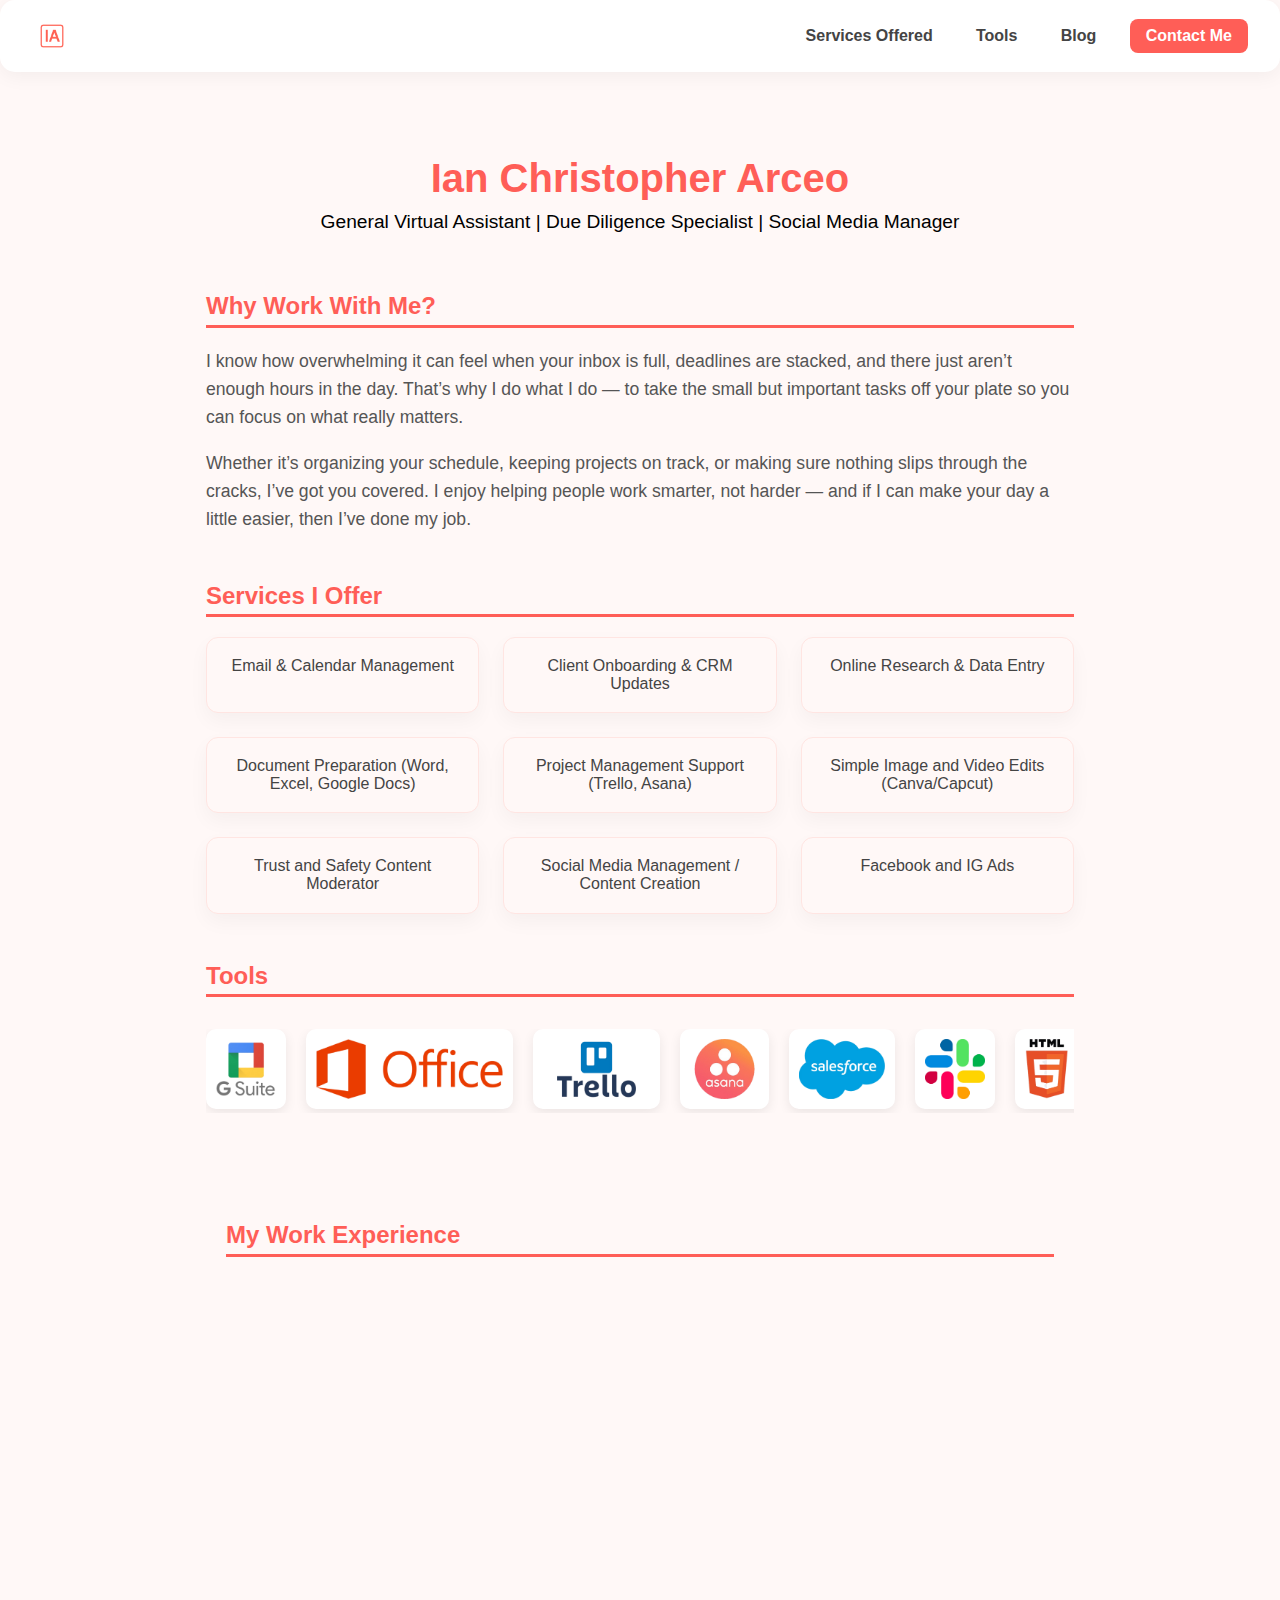
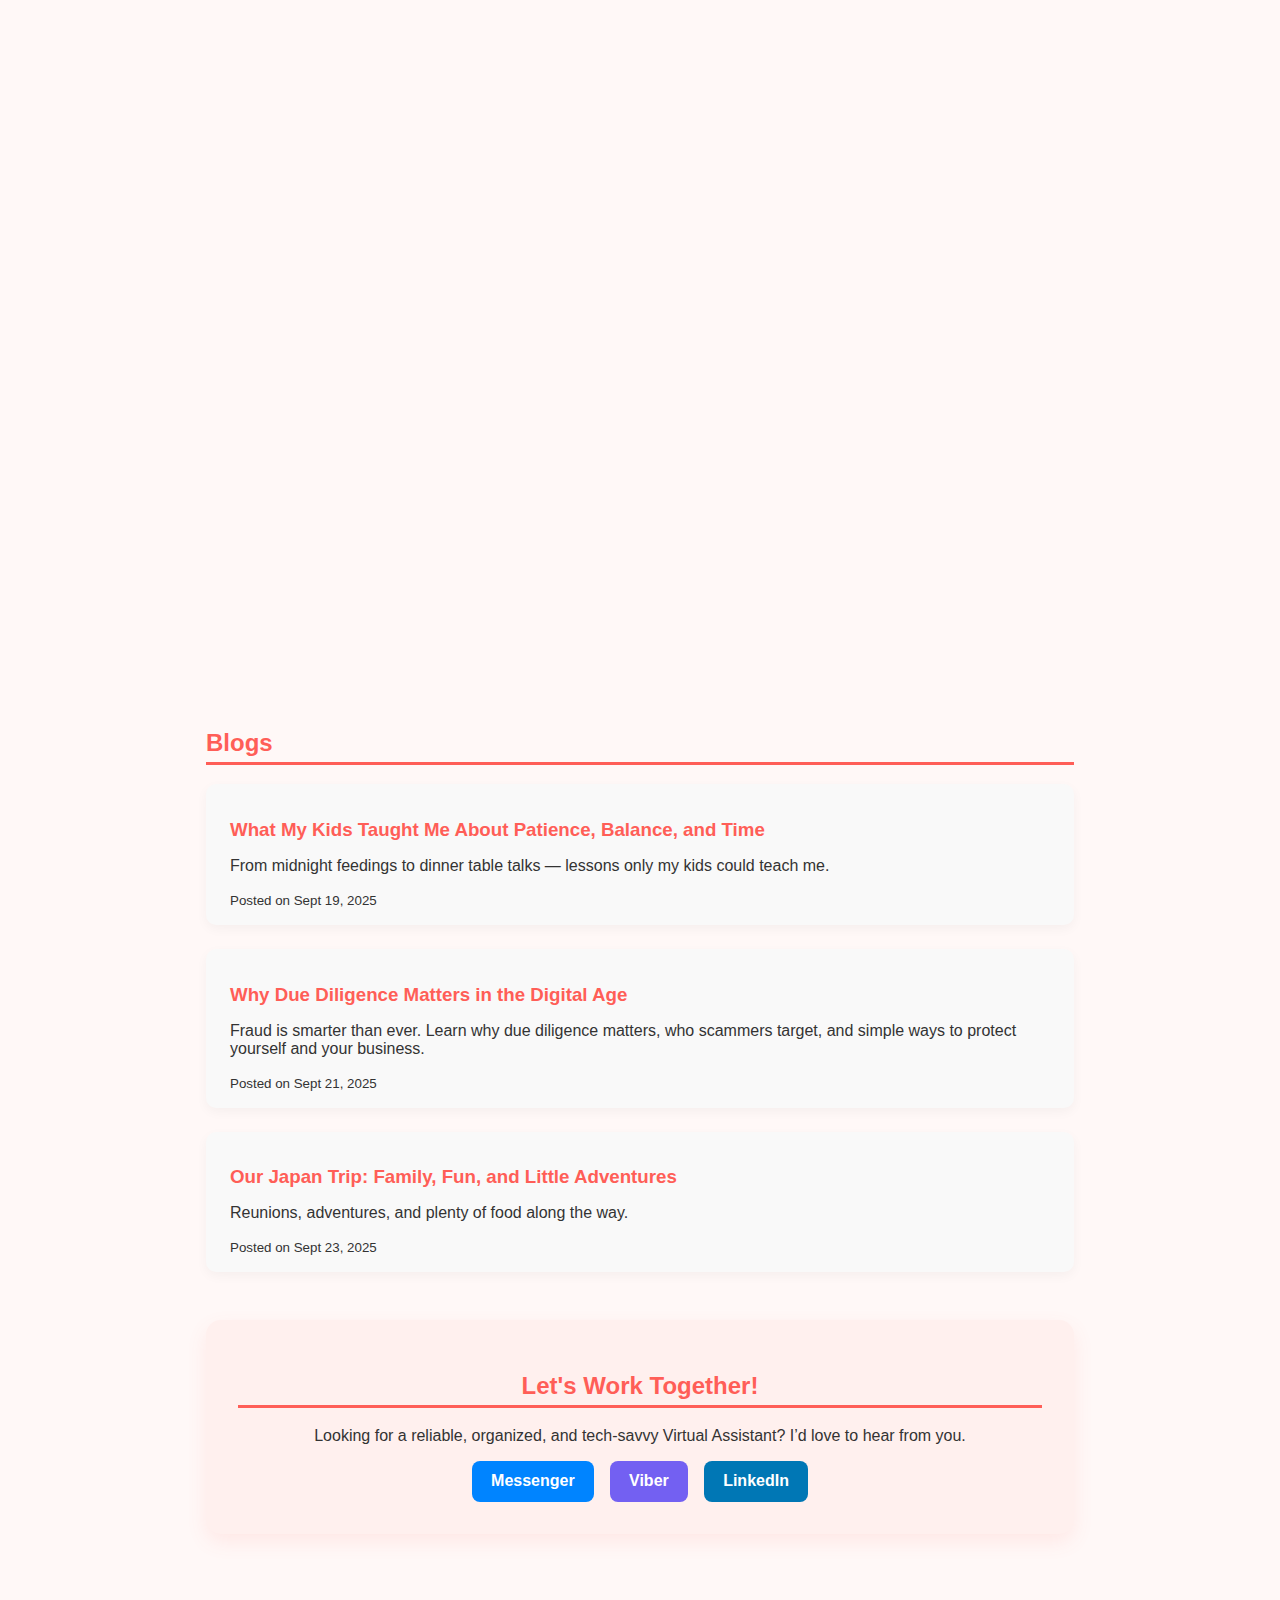
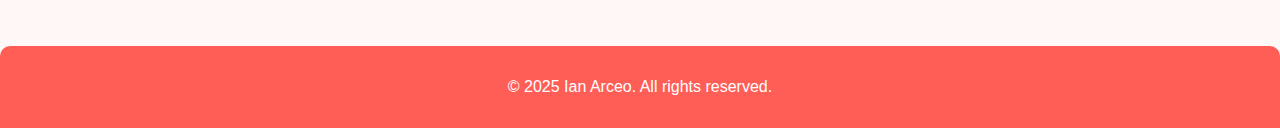
<file: index.html>
<!DOCTYPE html>
<html lang="en">
<head>
  <meta charset="UTF-8" />
  <meta name="viewport" content="width=device-width, initial-scale=1" />
  <title>Ian Cristopher Arceo | Virtual Assistant</title>
  <meta name="description" content="Virtual Assistant | AML/KYC Specialist | Fraud Detection Expert. Organized, reliable, and tech-savvy. Let's work together!">
  <link rel="stylesheet" href="styles.css" />
  <link rel="icon" type="image/png" href="images/logo 1.png">
</head>
<body>

  <!-- Navigation Bar -->
  <nav class="top-nav" aria-label="Main Navigation">
    <div class="nav-left">
      <img src="images/logo 1.png" alt="IA Logo" class="nav-logo">
    </div>
    <div class="nav-right">
      <a class="nav-link" href="#services">Services Offered</a>
      <a class="nav-link" href="#skills">Tools</a>
      <a class="nav-link" href="#blog">Blog</a>
      <a class="nav-link contact-link" href="#contact">Contact Me</a>
    </div>
  </nav>

  <div class="container">
    <!-- Header -->
    <header>
      <h1>Ian Christopher Arceo</h1>
      <p class="subtitle">General Virtual Assistant | Due Diligence Specialist | Social Media Manager</p>
    </header>

    <!-- About Section -->
<div class="section about-section">
    <h2>Why Work With Me?</h2>
    <p>
      I know how overwhelming it can feel when your inbox is full, deadlines are stacked, and there just aren’t enough hours in the day. 
      That’s why I do what I do — to take the small but important tasks off your plate so you can focus on what really matters.  
    </p>
    <p>
      Whether it’s organizing your schedule, keeping projects on track, or making sure nothing slips through the cracks, I’ve got you covered. 
      I enjoy helping people work smarter, not harder — and if I can make your day a little easier, then I’ve done my job.  
    </p>
  </div>

    <!-- Services Section -->
    <div id="services" class="section">
      <h2>Services I Offer</h2>
      <div class="services-grid">
        <div class="service-card">Email & Calendar Management</div>
        <div class="service-card">Client Onboarding & CRM Updates</div>
        <div class="service-card">Online Research & Data Entry</div>
        <div class="service-card">Document Preparation (Word, Excel, Google Docs)</div>
        <div class="service-card">Project Management Support (Trello, Asana)</div>
        <div class="service-card">Simple Image and Video Edits (Canva/Capcut)</div>
        <div class="service-card">Trust and Safety Content Moderator</div>
        <div class="service-card">Social Media Management / Content Creation</div>
        <div class="service-card">Facebook and IG Ads</div>
      </div>
    </div>

    <!-- Skills Section (Auto Carousel) -->
    <div id="skills" class="section">
      <h2>Tools</h2>
      <div class="carousel">
        <div class="carousel-track">
          <div class="carousel-item"><img src="images/gsuite logo.png" alt="Google Suite"></div>
          <div class="carousel-item"><img src="images/MS logo.png" alt="Microsoft Office"></div>
          <div class="carousel-item"><img src="images/trello logo.png" alt="Trello"></div>
          <div class="carousel-item"><img src="images/asana logo.png" alt="Asana"></div>
          <div class="carousel-item"><img src="images/salesforce logo.png" alt="Salesforce"></div>
          <div class="carousel-item"><img src="images/slack logo.png" alt="Slack"></div>
          <div class="carousel-item"><img src="images/html logo.png" alt="HTML & CSS"></div>
          <div class="carousel-item"><img src="images/canva logo.png" alt="Canva"></div>
          <div class="carousel-item"><img src="images/capcut logo.png" alt="Capcut"></div>
        </div>
      </div>
    </div>

    <!-- Work Experience Section -->
<div class="section experience-section">
    <h2>My Work Experience</h2>
  
    <div class="experience-card">
      <h3>Risk Investigator – Remitly Inc. (June 2025 – Present)</h3>
      <p>
        I worked on protecting customers and the company from fraud and financial crime. My role involved reviewing customer transactions, investigating suspicious activities, and making decisions to prevent money laundering and scams. I focused on identifying red flags quickly, analyzing risks, and taking action to keep the platform safe and compliant.
      </p>
    </div>
  
    <div class="experience-card">
      <h3>Due Diligence Analyst – TaskUs - Meta (2023-2025)</h3>
      <p>
        Supported Meta by handling KYC (Know Your Customer) and due diligence reviews. My work focused on verifying individuals and businesses, assessing risks, and ensuring compliance with regulatory standards. This meant screening for sanctions, PEPs, and adverse media, while making sure Meta’s platform stayed safe, compliant, and trustworthy for users worldwide.
      </p>
    </div>
  
    <div class="experience-card">
      <h3>English Second Language Teacher (2018-2023)</h3>
      <p>
        My responsibilities include planning and delivering tailored English lessons to students of varying proficiency levels, assessing their progress, and providing personalized instruction to meet their individual needs and goals.
      </p>
    </div>

    <div class="experience-card">
        <h3>Technical & Customer Support Representative – Sykes - Pearson (2016)</h3>
        <p>
            Responsible for assisting customers in resolving technical issues through various channels, documenting interactions, and ensuring customer satisfaction by providing prompt and effective solutions.
        </p>
      </div>

      <div class="experience-card">
        <h3>Technical Support Representative – Convergys - Intuit Quickbooks (2015)</h3>
        <p>
            Provided technical assistance to users, troubleshooting software issues, guiding customers on product features, and ensuring a seamless user experience.
        </p>
      </div>
  </div>  

    <!-- Blog Section -->
    <div id="blog" class="section">
      <h2>Blogs</h2>
      <div class="blog-posts">
        <div class="blog-card">
          <h3><a href="blog/blog1.html">What My Kids Taught Me About Patience, Balance, and Time</a></h3>
          <p>From midnight feedings to dinner table talks — lessons only my kids could teach me.</p>
          <small>Posted on Sept 19, 2025</small>
        </div>

        <div class="blog-card">
          <h3><a href="blog/blog2.html">Why Due Diligence Matters in the Digital Age</a></h3>
          <p>Fraud is smarter than ever. Learn why due diligence matters, who scammers target, and simple ways to protect yourself and your business.</p>
          <small>Posted on Sept 21, 2025</small>
        </div>

        <div class="blog-card">
          <h3><a href="blog/blog3.html" target="_blank" rel="noopener noreferrer">Our Japan Trip: Family, Fun, and Little Adventures</a></h3>
          <p>Reunions, adventures, and plenty of food along the way.</p>
          <small>Posted on Sept 23, 2025</small>
        </div>
      </div>
    </div>

    <!-- Call to Action Section -->
    <div class="section cta-section">
        <h2>Let's Work Together!</h2>
        <p>Looking for a reliable, organized, and tech-savvy Virtual Assistant? I’d love to hear from you.</p>
        <div class="contact-buttons">
          <a class="contact-btn messenger" href="https://m.me/ian.arceo16" target="_blank" rel="noopener noreferrer">Messenger</a>
          <a class="contact-btn viber" href="viber://chat?number=%2B639195162937" target="_blank" rel="noopener noreferrer">Viber</a>
          <a class="contact-btn linkedin" href="https://linkedin.com/in/ianarceo16/" target="_blank" rel="noopener noreferrer">LinkedIn</a>
        </div>
      </div>      
  </div>

  <!-- Footer -->
  <footer>
    <p>© 2025 Ian Arceo. All rights reserved.</p>
  </footer>

  <!-- Carousel Script -->
  <script>
    const track = document.querySelector('.carousel-track');
    const items = document.querySelectorAll('.carousel-item');

    // Clone items to create seamless loop
    items.forEach(item => {
      const clone = item.cloneNode(true);
      track.appendChild(clone);
    });
  </script>

<script>
    // Center sections on nav link click
    document.querySelectorAll('.nav-link').forEach(link => {
      link.addEventListener('click', function (e) {
        const targetId = this.getAttribute('href');
        if (targetId.startsWith('#')) {
          e.preventDefault(); // stop default jump
          const target = document.querySelector(targetId);
          if (target) {
            target.scrollIntoView({
              behavior: 'smooth',
              block: 'center'
            });
          }
        }
      });
    });
  </script>

  <!-- Contact Modal -->
<div id="contactModal" class="modal">
    <div class="modal-content">
      <span class="close-btn">&times;</span>
      <h2>Contact Me</h2>
      <form id="contactForm" action="https://formspree.io/f/mjkabaen" method="POST">
        <label for="email">Your Email:</label>
        <input type="email" id="email" name="email" required>
      
        <label for="subject">Subject:</label>
        <input type="text" id="subject" name="subject" required>
      
        <label for="message">Message:</label>
        <textarea id="message" name="message" rows="5" required></textarea>
      
        <button type="submit">Send</button>
      </form>      
    </div>
  </div>

  <script>
    const modal = document.getElementById("contactModal");
    const contactLink = document.querySelector(".contact-link");
    const closeBtn = document.querySelector(".close-btn");
    const form = document.getElementById("contactForm");
  
    // Open modal when nav contact clicked
    contactLink.addEventListener("click", function(e) {
      e.preventDefault();
      modal.style.display = "flex";
    });
  
    // Close modal
    closeBtn.addEventListener("click", () => {
      modal.style.display = "none";
    });
  
    // Close when clicking outside modal
    window.addEventListener("click", (e) => {
      if (e.target === modal) {
        modal.style.display = "none";
      }
    });
  
    // Handle form submission with Formspree
    form.addEventListener("submit", async function (event) {
      event.preventDefault();
      const data = new FormData(form);
      const response = await fetch(form.action, {
        method: form.method,
        body: data,
        headers: { 'Accept': 'application/json' }
      });
  
      if (response.ok) {
        alert("Thanks for your message! I’ll get back to you soon.");
        form.reset();
        modal.style.display = "none"; // close modal
      } else {
        alert("Oops! Something went wrong. Please try again.");
      }
    });

    // Fade-in animation for experience cards
const experienceCards = document.querySelectorAll(".experience-card");

function revealCards() {
  experienceCards.forEach(card => {
    const rect = card.getBoundingClientRect();
    if (rect.top < window.innerHeight - 100) {
      card.classList.add("show");
    }
  });
}

window.addEventListener("scroll", revealCards);
window.addEventListener("load", revealCards);
  </script>
  
  
  
</body>
</html>
</file>
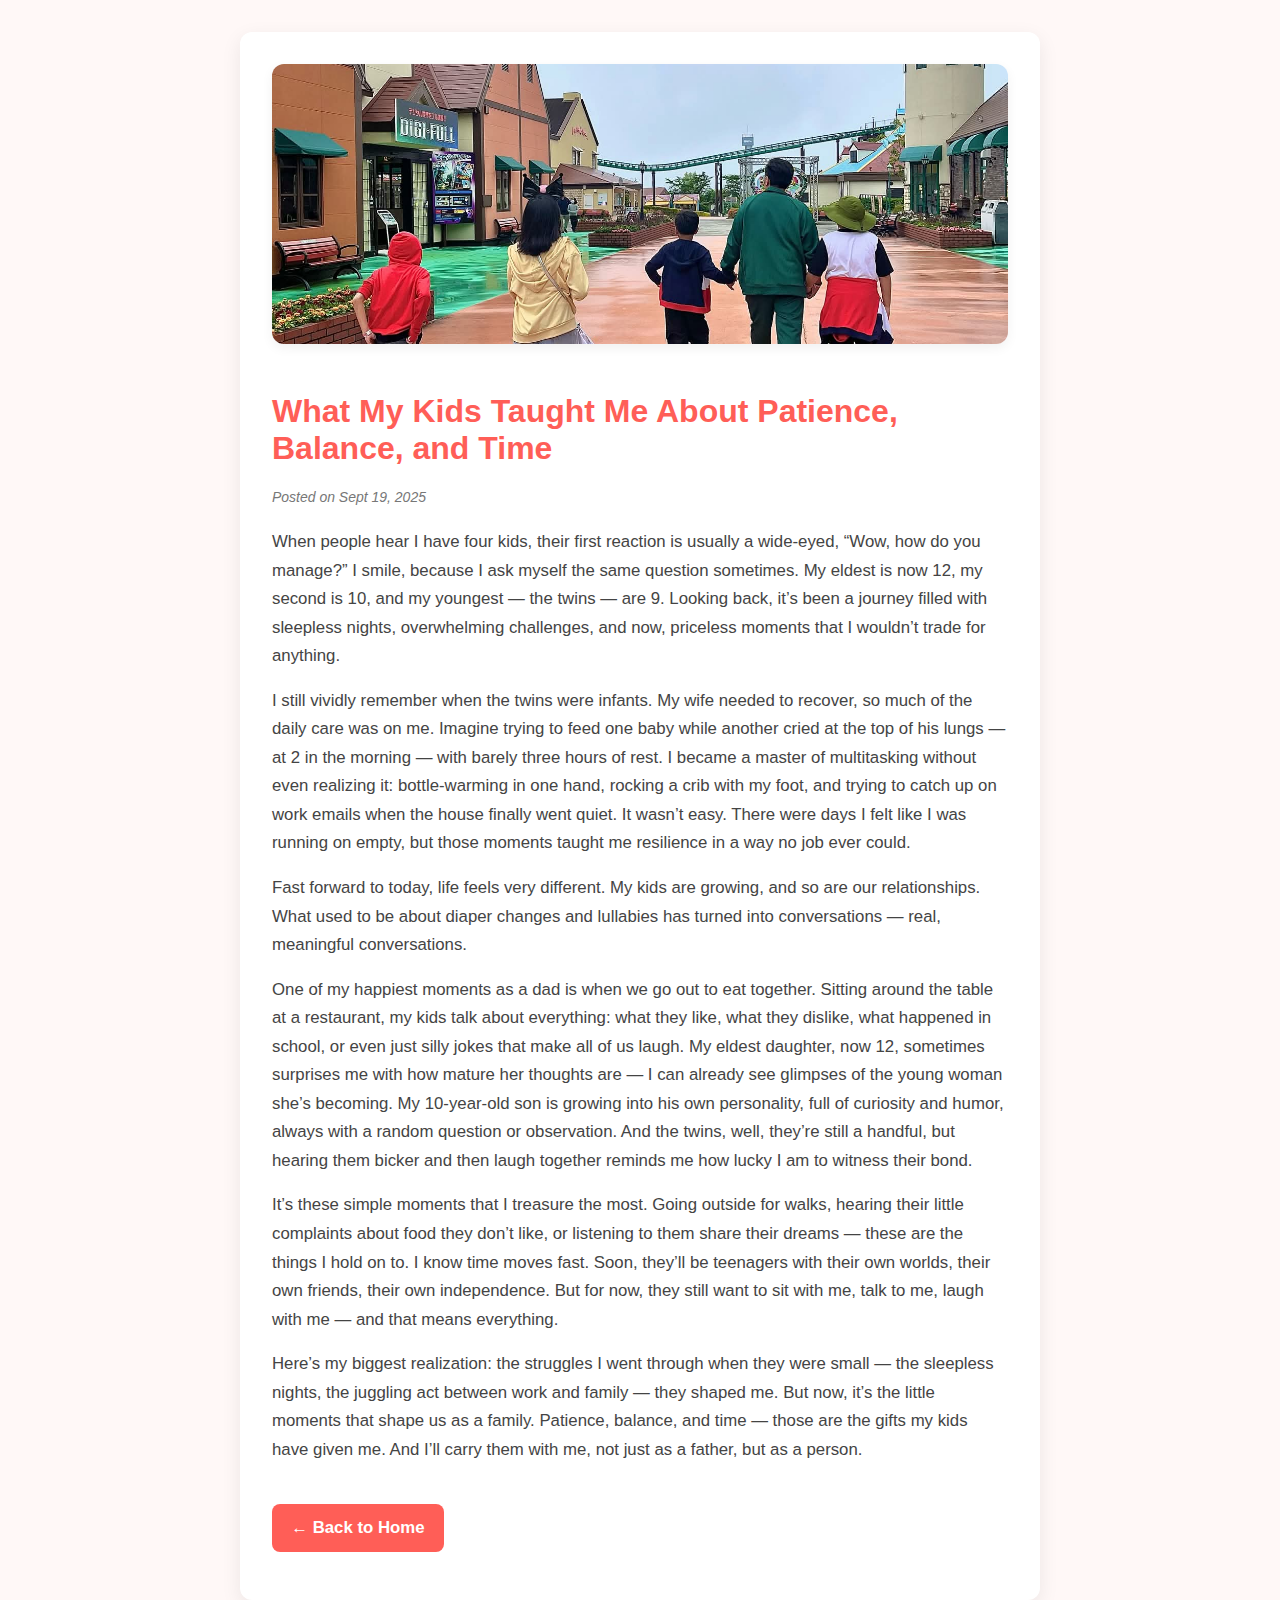
<file: blog/blog1.html>
<!DOCTYPE html>
<html lang="en">
<head>
  <meta charset="UTF-8">
  <title>What My Kids Taught Me About Patience, Balance, and Time</title>
  <link rel="stylesheet" href="../styles.css">
  <style>
    /* Blog Page Styles */
    body {
      background: #fff8f7;
      font-family: 'Segoe UI', Tahoma, Geneva, Verdana, sans-serif;
      color: #333;
      margin: 0;
      padding: 0;
    }

    .container {
      max-width: 800px;
      margin: 2rem auto;
      background: white;
      padding: 2rem;
      border-radius: 12px;
      box-shadow: 0 6px 20px rgba(0,0,0,0.08);
    }

    .blog-hero {
      width: 100%;
      height: 280px;
      border-radius: 12px;
      margin-bottom: 1.5rem;
      object-fit: cover;
      box-shadow: 0 4px 12px rgba(0,0,0,0.06);
    }

    h1 {
      color: #ff5e57;
      margin-bottom: 0.5rem;
      font-size: 2rem;
    }

    small {
      color: #777;
      font-style: italic;
    }

    p {
      line-height: 1.7;
      margin: 1rem 0;
      color: #444;
      font-size: 1.05rem;
    }

    .btn {
      display: inline-block;
      margin-top: 1.5rem;
      padding: 0.6rem 1.2rem;
      background-color: #ff5e57;
      color: white;
      text-decoration: none;
      border-radius: 8px;
      font-weight: 600;
      transition: background-color 0.3s ease;
    }

    .btn:hover {
      background-color: #e04747;
    }
  </style>
</head>
<body>
  <div class="container">
    <!-- Blog Hero Image -->
    <img src="../images/4 kids.jpg" alt="Family Time" class="blog-hero">

    <h1>What My Kids Taught Me About Patience, Balance, and Time</h1>
    <p><small>Posted on Sept 19, 2025</small></p>

    <p>
      When people hear I have four kids, their first reaction is usually a wide-eyed, “Wow, how do you manage?” I smile, because I ask myself the same question sometimes. My eldest is now 12, my second is 10, and my youngest — the twins — are 9. Looking back, it’s been a journey filled with sleepless nights, overwhelming challenges, and now, priceless moments that I wouldn’t trade for anything.
    </p>

    <p>
      I still vividly remember when the twins were infants. My wife needed to recover, so much of the daily care was on me. Imagine trying to feed one baby while another cried at the top of his lungs — at 2 in the morning — with barely three hours of rest. I became a master of multitasking without even realizing it: bottle-warming in one hand, rocking a crib with my foot, and trying to catch up on work emails when the house finally went quiet. It wasn’t easy. There were days I felt like I was running on empty, but those moments taught me resilience in a way no job ever could.
    </p>

    <p>
      Fast forward to today, life feels very different. My kids are growing, and so are our relationships. What used to be about diaper changes and lullabies has turned into conversations — real, meaningful conversations.
    </p>

    <p>
      One of my happiest moments as a dad is when we go out to eat together. Sitting around the table at a restaurant, my kids talk about everything: what they like, what they dislike, what happened in school, or even just silly jokes that make all of us laugh. My eldest daughter, now 12, sometimes surprises me with how mature her thoughts are — I can already see glimpses of the young woman she’s becoming. My 10-year-old son is growing into his own personality, full of curiosity and humor, always with a random question or observation. And the twins, well, they’re still a handful, but hearing them bicker and then laugh together reminds me how lucky I am to witness their bond.
    </p>

    <p>
      It’s these simple moments that I treasure the most. Going outside for walks, hearing their little complaints about food they don’t like, or listening to them share their dreams — these are the things I hold on to. I know time moves fast. Soon, they’ll be teenagers with their own worlds, their own friends, their own independence. But for now, they still want to sit with me, talk to me, laugh with me — and that means everything.
    </p>

    <p>
      Here’s my biggest realization: the struggles I went through when they were small — the sleepless nights, the juggling act between work and family — they shaped me. But now, it’s the little moments that shape us as a family. Patience, balance, and time — those are the gifts my kids have given me. And I’ll carry them with me, not just as a father, but as a person.
    </p>

    <p><a class="btn" href="../index.html">← Back to Home</a></p>
  </div>
</body>
</html>
</file>
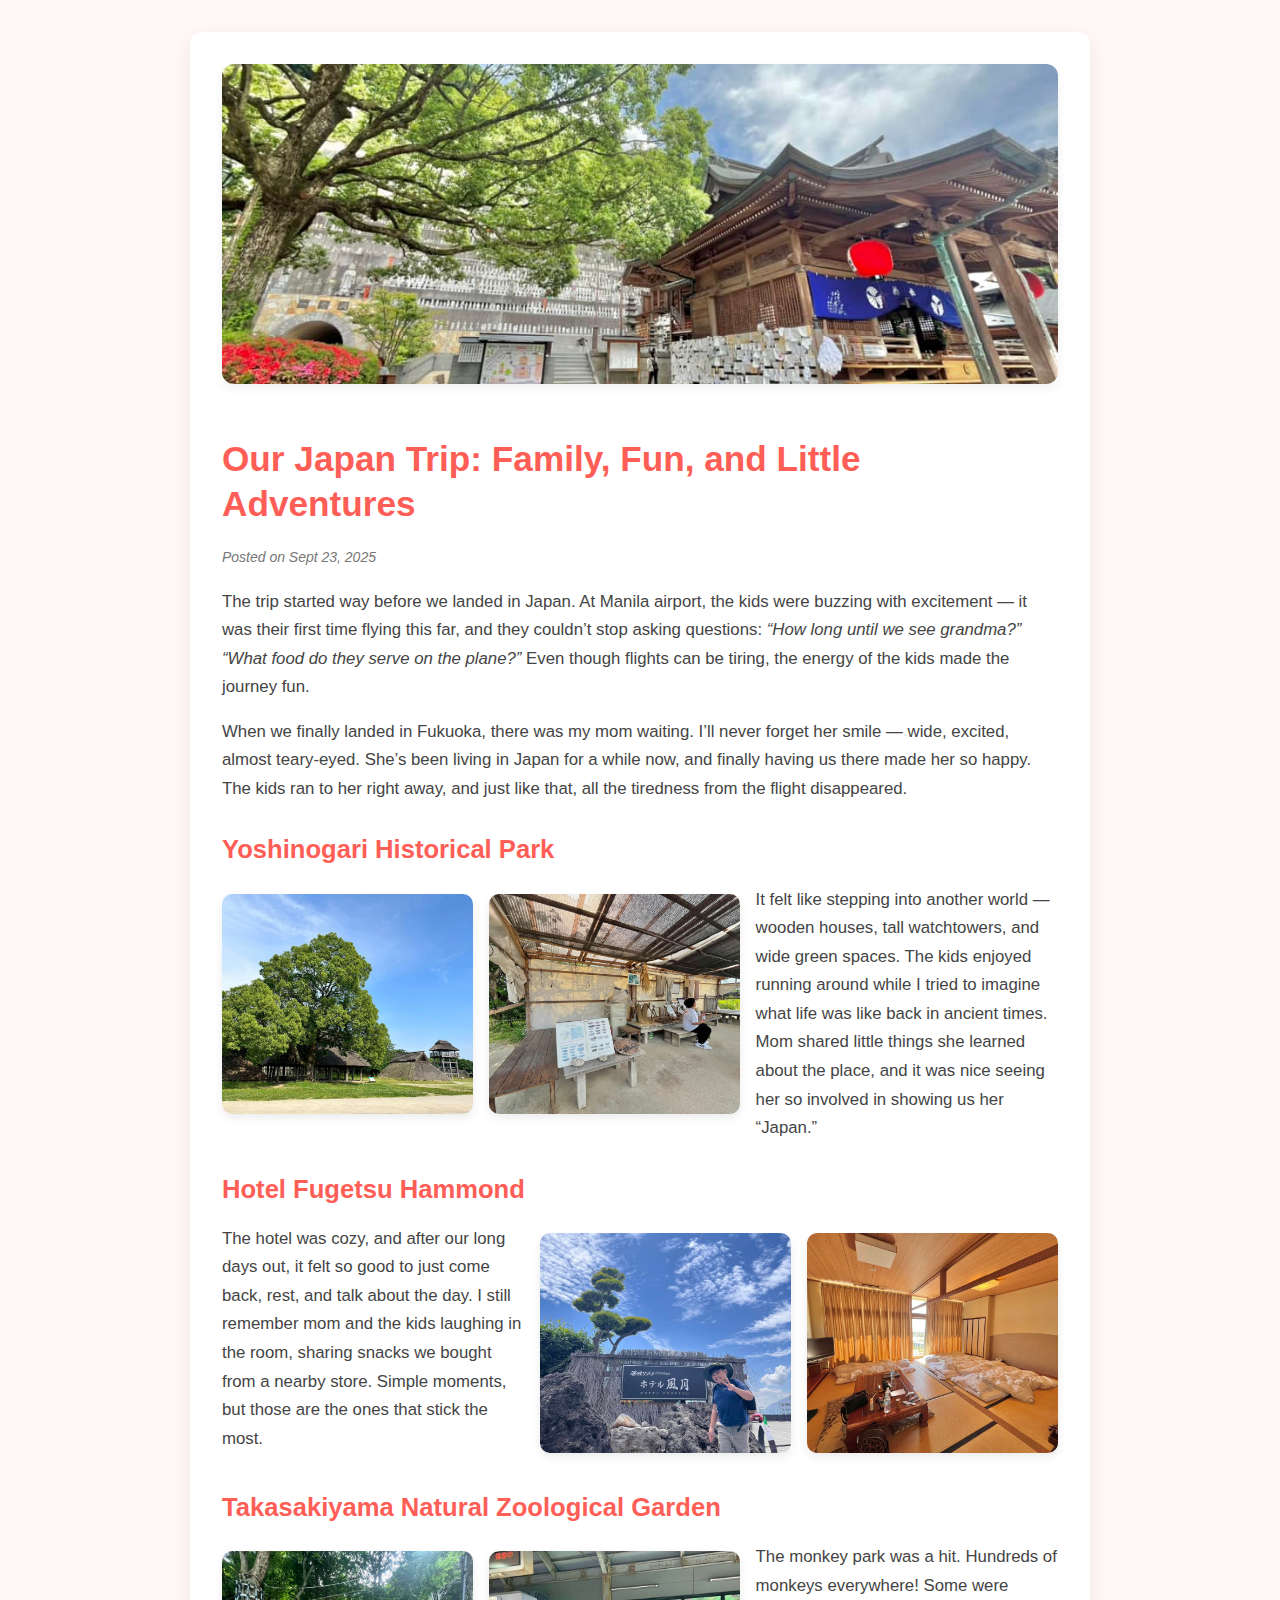
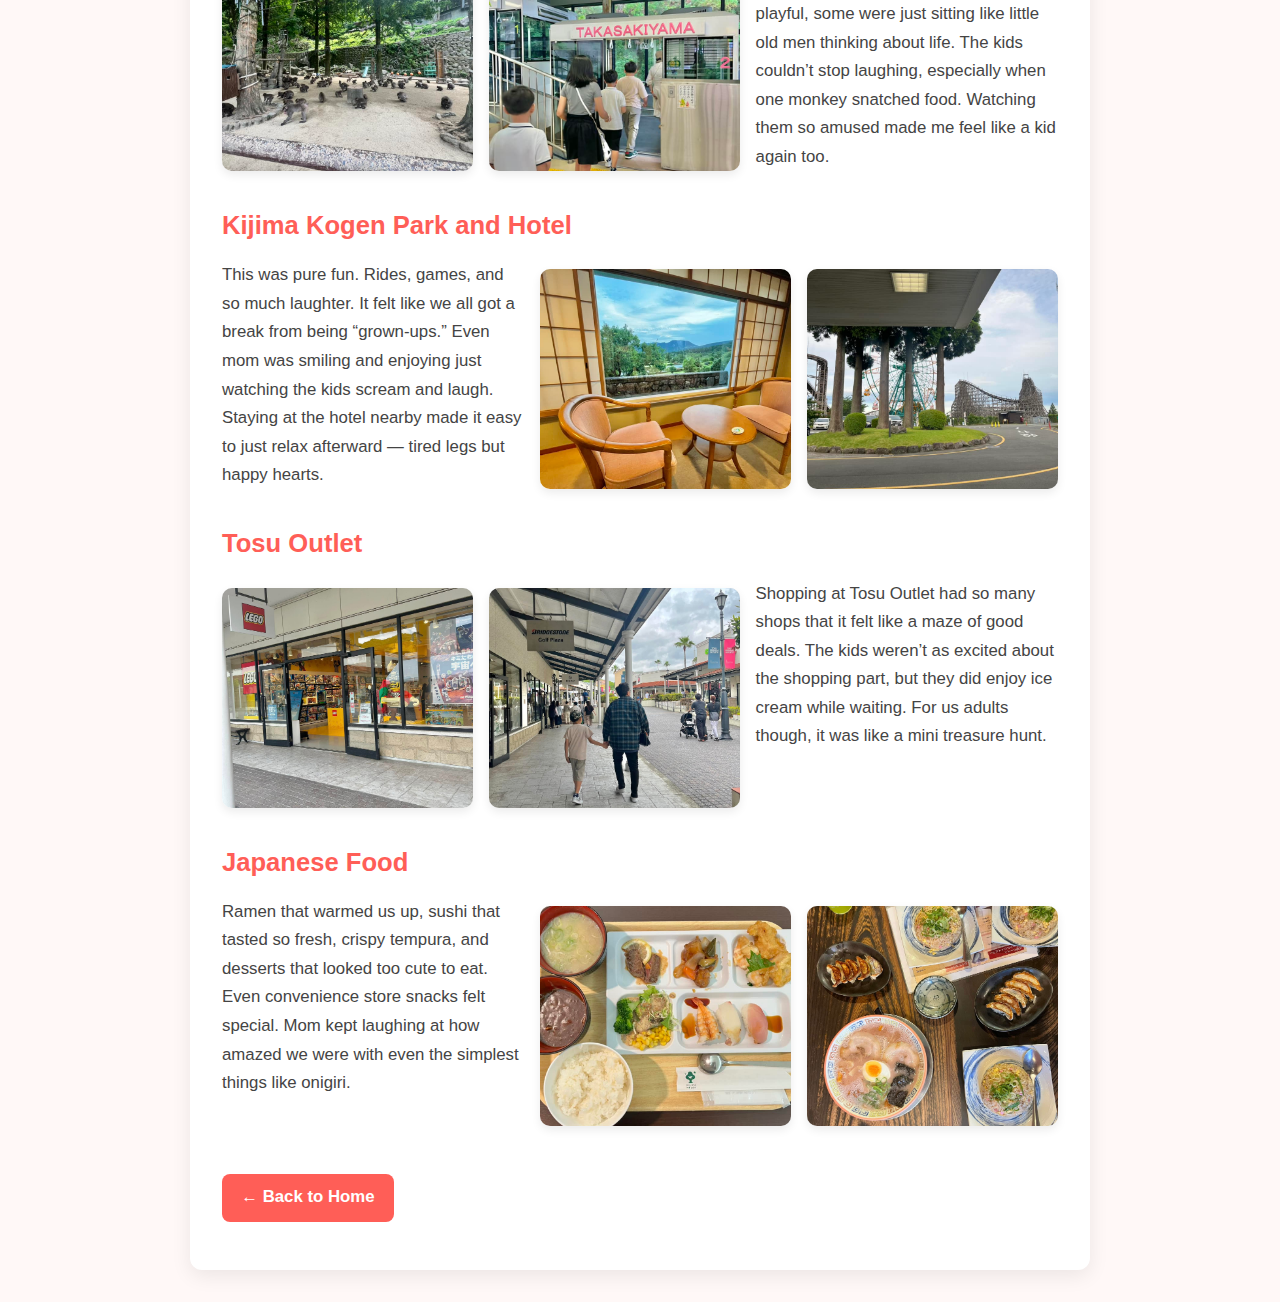
<file: blog/blog3.html>
<!DOCTYPE html>
<html lang="en">
<head>
  <meta charset="UTF-8">
  <title>Our Japan Trip: Family, Fun, and Little Adventures</title>
  <meta name="viewport" content="width=device-width, initial-scale=1.0"> <!-- ✅ Responsive scaling -->
  <link rel="stylesheet" href="../styles.css">
  <style>
    /* Blog Page Styles */
    body {
      background: #fff8f7;
      font-family: 'Segoe UI', Tahoma, Geneva, Verdana, sans-serif;
      color: #333;
      margin: 0;
      padding: 0;
    }

    .container {
      max-width: 900px;
      margin: 2rem auto;
      background: white;
      padding: 2rem;
      border-radius: 12px;
      box-shadow: 0 6px 20px rgba(0,0,0,0.08);
    }

    .blog-hero {
      width: 100%;
      height: 320px;
      border-radius: 12px;
      margin-bottom: 1.5rem;
      object-fit: cover;
      box-shadow: 0 4px 12px rgba(0,0,0,0.06);
    }

    h1 {
      color: #ff5e57;
      margin-bottom: 0.5rem;
      font-size: 2.2rem;
      line-height: 1.3;
    }

    small {
      color: #777;
      font-style: italic;
    }

    p {
      line-height: 1.7;
      margin: 1rem 0;
      color: #444;
      font-size: 1.05rem;
    }

    h2 {
      color: #ff5e57;
      margin-top: 2rem;
      font-size: 1.6rem;
    }

    /* Image alignment for desktop */
    .img-left, .img-right {
      height: 220px;
      width: 30%;
      border-radius: 10px;
      object-fit: cover;
      box-shadow: 0 4px 10px rgba(0,0,0,0.08);
    }

    .img-left {
      float: left;
      margin: 0.5rem 1rem 0.5rem 0;
    }

    .img-right {
      float: right;
      margin: 0.5rem 0 0.5rem 1rem;
    }

    p::after {
      content: "";
      display: block;
      clear: both; /* prevent overlap */
    }

    .btn {
      display: inline-block;
      margin-top: 1.5rem;
      padding: 0.6rem 1.2rem;
      background-color: #ff5e57;
      color: white;
      text-decoration: none;
      border-radius: 8px;
      font-weight: 600;
      transition: background-color 0.3s ease;
    }

    .btn:hover {
      background-color: #e04747;
    }

    /* ✅ Responsive Adjustments */
    @media (max-width: 768px) {
      .container {
        margin: 1rem;
        padding: 1.5rem;
      }

      .blog-hero {
        height: 220px;
      }

      h1 {
        font-size: 1.8rem;
      }

      h2 {
        font-size: 1.4rem;
      }

      p {
        font-size: 1rem;
      }

      /* Stack images instead of float */
      .img-left, .img-right {
        float: none;
        display: block;
        width: 100%;
        height: auto;
        margin: 1rem 0;
      }
    }

    @media (max-width: 480px) {
      .container {
        margin: 0.5rem;
        padding: 1rem;
        border-radius: 8px;
      }

      .blog-hero {
        height: 180px;
        border-radius: 8px;
      }

      h1 {
        font-size: 1.5rem;
      }

      h2 {
        font-size: 1.2rem;
      }

      p {
        font-size: 0.95rem;
      }

      .btn {
        width: 100%; /* full width button for thumb tapping */
        text-align: center;
        padding: 0.8rem;
      }
    }
  </style>
</head>
<body>
  <div class="container">
    <!-- Blog Hero Image -->
    <img src="../images/japan.jpg" alt="Japan Family Trip" class="blog-hero">

    <h1>Our Japan Trip: Family, Fun, and Little Adventures</h1>
    <p><small>Posted on Sept 23, 2025</small></p>

    <p>
      The trip started way before we landed in Japan. At Manila airport, the kids were buzzing with excitement —
      it was their first time flying this far, and they couldn’t stop asking questions:
      <em>“How long until we see grandma?”</em> <em>“What food do they serve on the plane?”</em>
      Even though flights can be tiring, the energy of the kids made the journey fun.
    </p>

    <p>
      When we finally landed in Fukuoka, there was my mom waiting. I’ll never forget her smile —
      wide, excited, almost teary-eyed. She’s been living in Japan for a while now, and finally having us there made her so happy.
      The kids ran to her right away, and just like that, all the tiredness from the flight disappeared.
    </p>

    <h2>Yoshinogari Historical Park</h2>
    <p>
      <img src="../images/yoshinogari 1.jpg" alt="Yoshinogari Park" class="img-left">
      <img src="../images/yoshinogari 2.jpg" alt="Ancient Houses" class="img-left">
      It felt like stepping into another world — wooden houses, tall watchtowers, and wide green spaces.
      The kids enjoyed running around while I tried to imagine what life was like back in ancient times.
      Mom shared little things she learned about the place, and it was nice seeing her so involved in showing us her “Japan.”
    </p>

    <h2>Hotel Fugetsu Hammond</h2>
    <p>
      <img src="../images/fugetsu1.jpg" alt="Hotel Room" class="img-right">
      <img src="../images/fugetsu2.jpg" alt="Hotel View" class="img-right">
      The hotel was cozy, and after our long days out, it felt so good to just come back, rest, and talk about the day.
      I still remember mom and the kids laughing in the room, sharing snacks we bought from a nearby store.
      Simple moments, but those are the ones that stick the most.
    </p>

    <h2>Takasakiyama Natural Zoological Garden</h2>
    <p>
      <img src="../images/takasakiyama1.jpg" alt="Monkey Park" class="img-left">
      <img src="../images/takasakiyama2.jpg" alt="Monkey Sitting" class="img-left">
      The monkey park was a hit. Hundreds of monkeys everywhere!
      Some were playful, some were just sitting like little old men thinking about life.
      The kids couldn’t stop laughing, especially when one monkey snatched food.
      Watching them so amused made me feel like a kid again too.
    </p>

    <h2>Kijima Kogen Park and Hotel</h2>
    <p>
      <img src="../images/kijima1.jpg" alt="Theme Park Rides" class="img-right">
      <img src="../images/kijima2.jpg" alt="Family Fun" class="img-right">
      This was pure fun. Rides, games, and so much laughter.
      It felt like we all got a break from being “grown-ups.”
      Even mom was smiling and enjoying just watching the kids scream and laugh.
      Staying at the hotel nearby made it easy to just relax afterward — tired legs but happy hearts.
    </p>

    <h2>Tosu Outlet</h2>
    <p>
      <img src="../images/tosu1.jpg" alt="Outlet Shopping" class="img-left">
      <img src="../images/tosu2.jpg" alt="Shops in Tosu" class="img-left">
      Shopping at Tosu Outlet had so many shops that it felt like a maze of good deals.
      The kids weren’t as excited about the shopping part, but they did enjoy ice cream while waiting.
      For us adults though, it was like a mini treasure hunt.
    </p>

    <h2>Japanese Food</h2>
    <p>
      <img src="../images/ramen.jpg" alt="Japanese Ramen" class="img-right">
      <img src="../images/sushi.jpg" alt="Fresh Sushi" class="img-right">
      Ramen that warmed us up, sushi that tasted so fresh, crispy tempura, and desserts that looked too cute to eat.
      Even convenience store snacks felt special. Mom kept laughing at how amazed we were with even the simplest things like onigiri.
    </p>

    <p><a class="btn" href="../index.html">← Back to Home</a></p>
  </div>
</body>
</html>
</file>
<file: styles.css>
/* Base Styles */
html {
  scroll-behavior: smooth;
}

* {
  box-sizing: border-box;
}

body {
  font-family: 'Segoe UI', Tahoma, Geneva, Verdana, sans-serif;
  margin: 0;
  padding: 0;
  background: #fff8f7;
  color: #333;
}

/* Container */
.container {
  max-width: 900px;
  margin: 0 auto;
  padding: 2rem 1rem;
}

/* Navigation Bar */
.top-nav {
  display: flex;
  justify-content: space-between;
  align-items: center;
  background: white;
  padding: 1rem 2rem;
  border-radius: 15px;
  box-shadow: 0 4px 20px rgba(0, 0, 0, 0.05);
  margin-bottom: 2rem;
  position: relative;
}

.nav-left .nav-logo {
  height: 40px;
  width: auto;
  vertical-align: middle;
}

.nav-right {
  display: flex;
  gap: 1.5rem;
  align-items: center;
}

.nav-link {
  color: #444;
  text-decoration: none;
  font-weight: 600;
  font-size: 1rem;
  padding: 0.3rem 0.6rem;
  border-radius: 8px;
  transition: background-color 0.3s ease;
}

.nav-link:hover {
  background-color: #ff5e57;
  color: white;
  cursor: pointer;
}

.nav-link.contact-link {
  background-color: #ff5e57;
  color: white;
  padding: 0.5rem 1rem;
}

.nav-link.contact-link:hover {
  background-color: #e04747;
}


/* ===== HEADER STYLES (No Box, Name Colored) ===== */
header {
  text-align: center;
  padding: 20px;
  background: none; /* clean, no gradient */
  color: black;
}

header h1 {
  margin: 0;
  font-size: 2.5em;
  color: #ff5e57; /* highlight name */
}

header p.subtitle {
  font-size: 1.2em;
  margin-top: 10px;
  font-weight: 300;
  color: black; /* keep subtitle black */
}

/* Layout for image + text */
.header-content {
  display: flex;
  align-items: center;
  justify-content: center;
  gap: 1.5rem;
}

.profile-pic {
  border-radius: 50%;
  object-fit: cover;
  width: 150px;   /* fixed width */
  height: 150px;  /* fixed height */
}


.header-text {
  display: flex;
  flex-direction: column;
  justify-content: center;
  text-align: left;
}

/* Responsive for small screens */
@media (max-width: 768px) {
  .profile-pic {
  width: 120px;
  height: 120px;
}
  .header-content {
    flex-direction: column;
    text-align: center;
  }

  .profile-pic {
    max-height: 120px;
  }
  .header-text {
    text-align: center;
  }
}


/* Sections */
.section {
  margin-bottom: 3rem;
}

.section h2 {
  color: #ff5e57;
  border-bottom: 3px solid #ff5e57;
  padding-bottom: 0.3rem;
  margin-bottom: 1.2rem;
}

/* About Section */
.about-section p {
  font-size: 1.1rem;
  line-height: 1.6;
  color: #555;
}

/* Services Section */
.services-grid {
  display: grid;
  grid-template-columns: repeat(auto-fit, minmax(250px, 1fr));
  gap: 1.5rem;
  margin-top: 1rem;
}

.service-card {
  background: #fff8f7;
  padding: 1.2rem;
  border-radius: 12px;
  box-shadow: 0 8px 20px rgba(0, 0, 0, 0.04);
  transition: transform 0.3s ease, box-shadow 0.3s ease;
  border: 1px solid #ffe5e2;
  font-weight: 500;
  color: #444;
  text-align: center;
}

.service-card:hover {
  transform: scale(1.05);
  box-shadow: 0 12px 25px rgba(255, 94, 87, 0.2);
  background: #fff0ee;
}

/* Carousel */
.carousel {
  overflow: hidden;
  width: 100%;
  margin: 2rem auto;
}

.carousel-track {
  display: flex;
  gap: 20px;
  animation: scroll 20s linear infinite;
}

.carousel-item {
  flex: 0 0 auto;
}

.carousel-item img {
  height: 80px;
  width: auto;
  object-fit: contain;
  border-radius: 10px;
  background: #fff;
  padding: 10px;
  box-shadow: 0 4px 12px rgba(0, 0, 0, 0.08);
}

@keyframes scroll {
  0% { transform: translateX(0); }
  100% { transform: translateX(-50%); }
}

/* Work Experience */
.experience-section {
  background: #fff8f7;
  padding: 40px 20px;
  border-radius: 12px;
  margin-top: 30px;
}

.experience-card {
  margin-bottom: 25px;
  padding: 20px;
  background: #f9f9f9;
  border-radius: 10px;
  box-shadow: 0 4px 12px rgba(0,0,0,0.08);
  opacity: 0;
  transform: translateY(30px);
  transition: all 0.6s ease;
}

.experience-card.show {
  opacity: 1;
  transform: translateY(0);
}

.experience-card h3 {
  margin-bottom: 10px;
  font-size: 1.2em;
  color: #ff5e57;
}

.experience-card p {
  margin: 0;
  color: inherit;
  line-height: 1.6;
}

/* Blog Section */
.blog-posts {
  display: flex;
  flex-direction: column;
  gap: 1.5rem;
}

.blog-card {
  background-color: #f9f9f9;
  padding: 1rem 1.5rem;
  border-radius: 10px;
  box-shadow: 0 4px 12px rgba(0, 0, 0, 0.04);
  transition: transform 0.3s ease, box-shadow 0.3s ease;
}

.blog-card:hover {
  transform: translateY(-5px);
  box-shadow: 0 8px 18px rgba(0, 0, 0, 0.1);
}

.blog-card h3 {
  margin-bottom: 0.5rem;
  color: #ff5e57;
}

.blog-card a {
  text-decoration: none;
  color: inherit;
  transition: color 0.2s ease;
}

.blog-card a:hover {
  color: #ff3d3d;
}

/* CTA Section */
.cta-section {
  background: #fff0ee;
  padding: 2rem;
  border-radius: 15px;
  text-align: center;
  box-shadow: 0 8px 20px rgba(255, 94, 87, 0.1);
  margin-top: 3rem;
}

.contact-buttons {
  display: flex;
  flex-wrap: wrap;
  gap: 1rem;
  justify-content: center;
  margin-top: 1rem;
}

.contact-btn {
  padding: 0.7rem 1.2rem;
  border-radius: 8px;
  text-decoration: none;
  color: white;
  font-weight: 600;
  transition: background 0.3s ease;
}

/* Messenger */
.contact-btn.messenger { background-color: #0084FF; }
.contact-btn.messenger:hover { background-color: #006dbf; }

/* Viber */
.contact-btn.viber { background-color: #7360F2; }
.contact-btn.viber:hover { background-color: #5a47c5; }

/* LinkedIn */
.contact-btn.linkedin { background-color: #0077b5; }
.contact-btn.linkedin:hover { background-color: #005f94; }

/* Footer */
footer {
  text-align: center;
  background: #ff5e57;
  color: white;
  padding: 1rem;
  margin-top: 2rem;
  border-radius: 10px 10px 0 0;
}

/* Modal */
.modal {
  display: none;
  position: fixed;
  z-index: 1000;
  left: 0;
  top: 0;
  width: 100%;
  height: 100%;
  background-color: rgba(0,0,0,0.6);
  justify-content: center;
  align-items: center;
}

.modal-content {
  background: #fff;
  padding: 2rem;
  border-radius: 12px;
  max-width: 500px;
  width: 90%;
  box-shadow: 0 8px 25px rgba(0,0,0,0.2);
  position: relative;
  animation: fadeIn 0.3s ease;
}

.close-btn {
  position: absolute;
  top: 15px;
  right: 20px;
  font-size: 1.5rem;
  font-weight: bold;
  cursor: pointer;
  color: #666;
}

.close-btn:hover { color: #ff5e57; }

#contactForm {
  display: flex;
  flex-direction: column;
  gap: 1rem;
}

#contactForm input,
#contactForm textarea {
  padding: 0.7rem;
  border: 1px solid #ddd;
  border-radius: 8px;
  font-size: 1rem;
}

#contactForm button {
  padding: 0.8rem;
  border: none;
  border-radius: 8px;
  background: #ff5e57;
  color: #fff;
  font-weight: 600;
  cursor: pointer;
  transition: background 0.3s ease;
}

#contactForm button:hover { background: #e04747; }

@keyframes fadeIn {
  from { transform: scale(0.9); opacity: 0; }
  to { transform: scale(1); opacity: 1; }
}

/* ✅ Responsive Enhancements */
@media (max-width: 768px) {
  .top-nav {
    flex-direction: column;
    gap: 0.8rem;
    padding: 1rem;
    text-align: center;
  }

  .nav-right {
    flex-direction: column;
    gap: 0.6rem;
  }

  header h1 { font-size: 2.2rem; }
  header .subtitle { font-size: 1rem; }

  .services-grid { grid-template-columns: 1fr; }

  .carousel-item img { height: 60px; }

  .experience-section { padding: 20px 10px; }
  .experience-card { font-size: 0.95rem; }

  .blog-card { padding: 1rem; }

  .cta-section { padding: 1.5rem; }

  .contact-btn {
    flex: 1 1 100%;
    text-align: center;
  }

  #contactForm button {
    width: 100%;
  }
}
</file>
